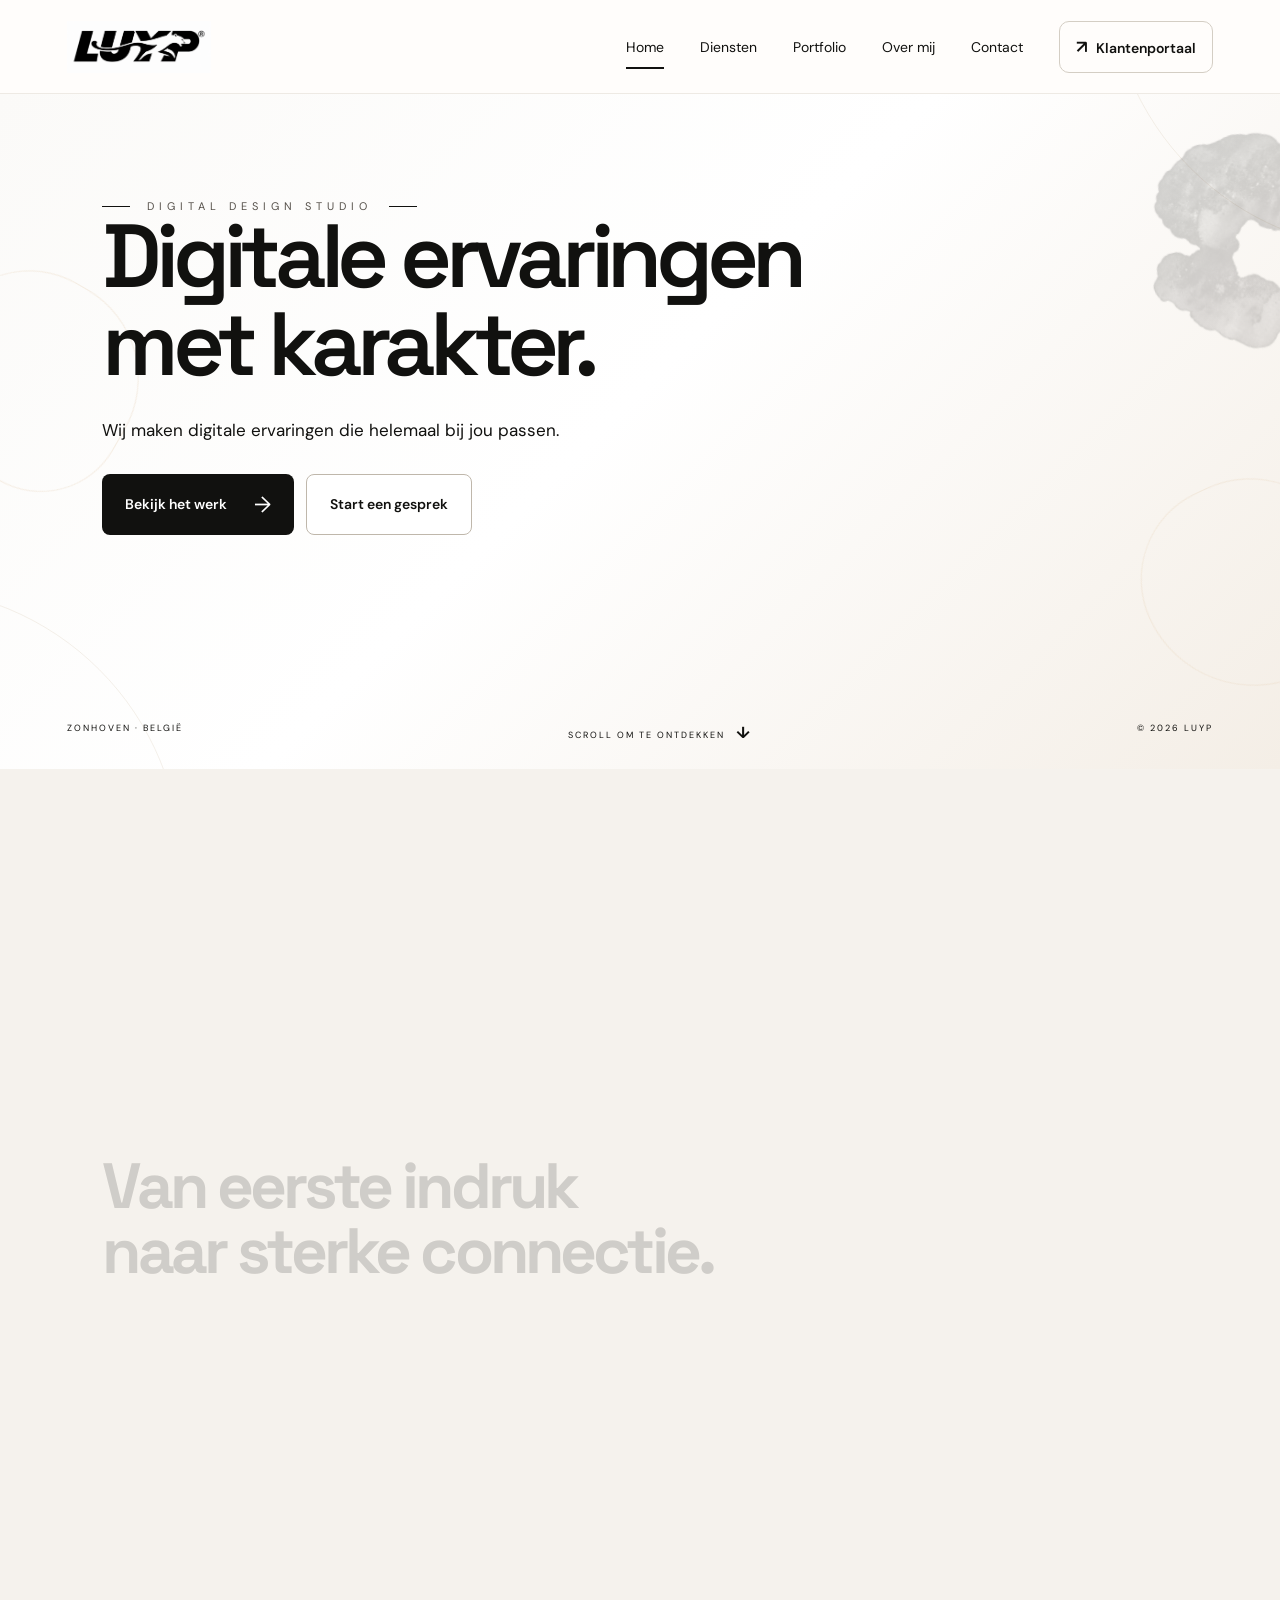
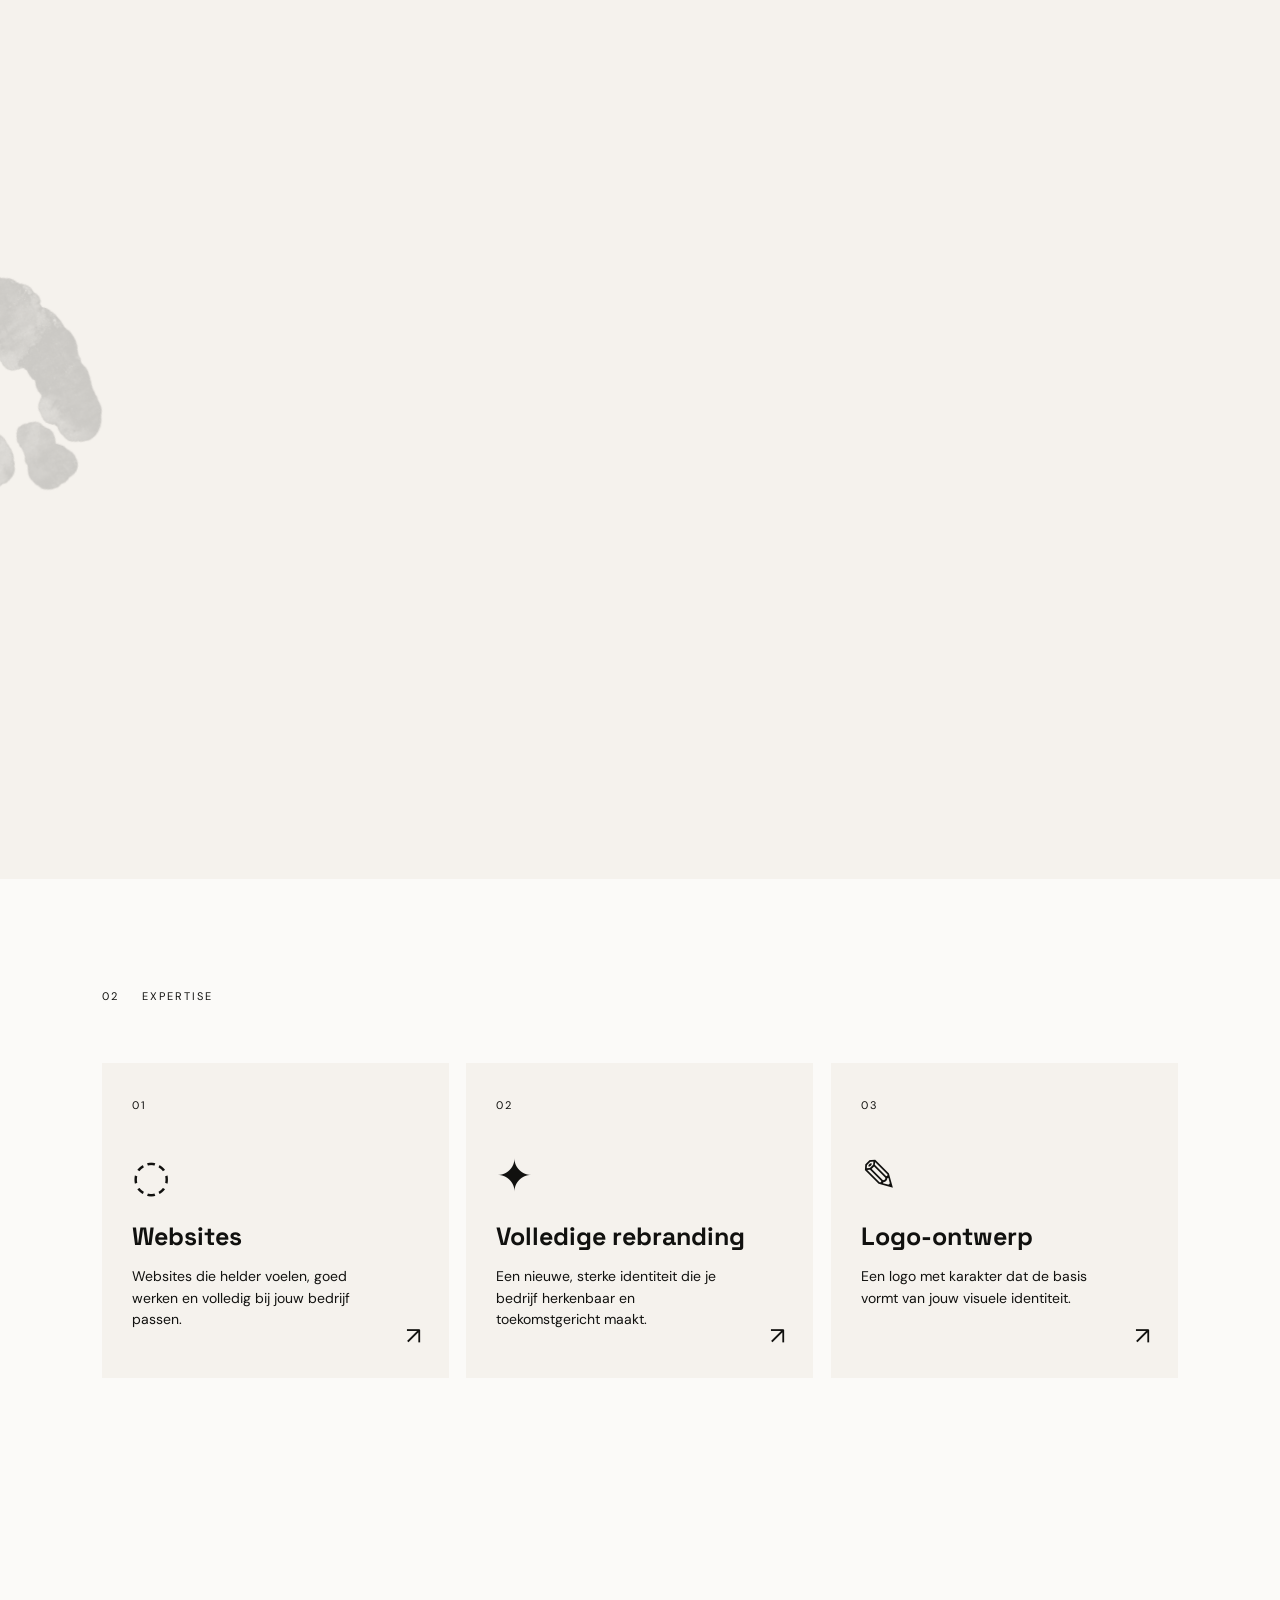
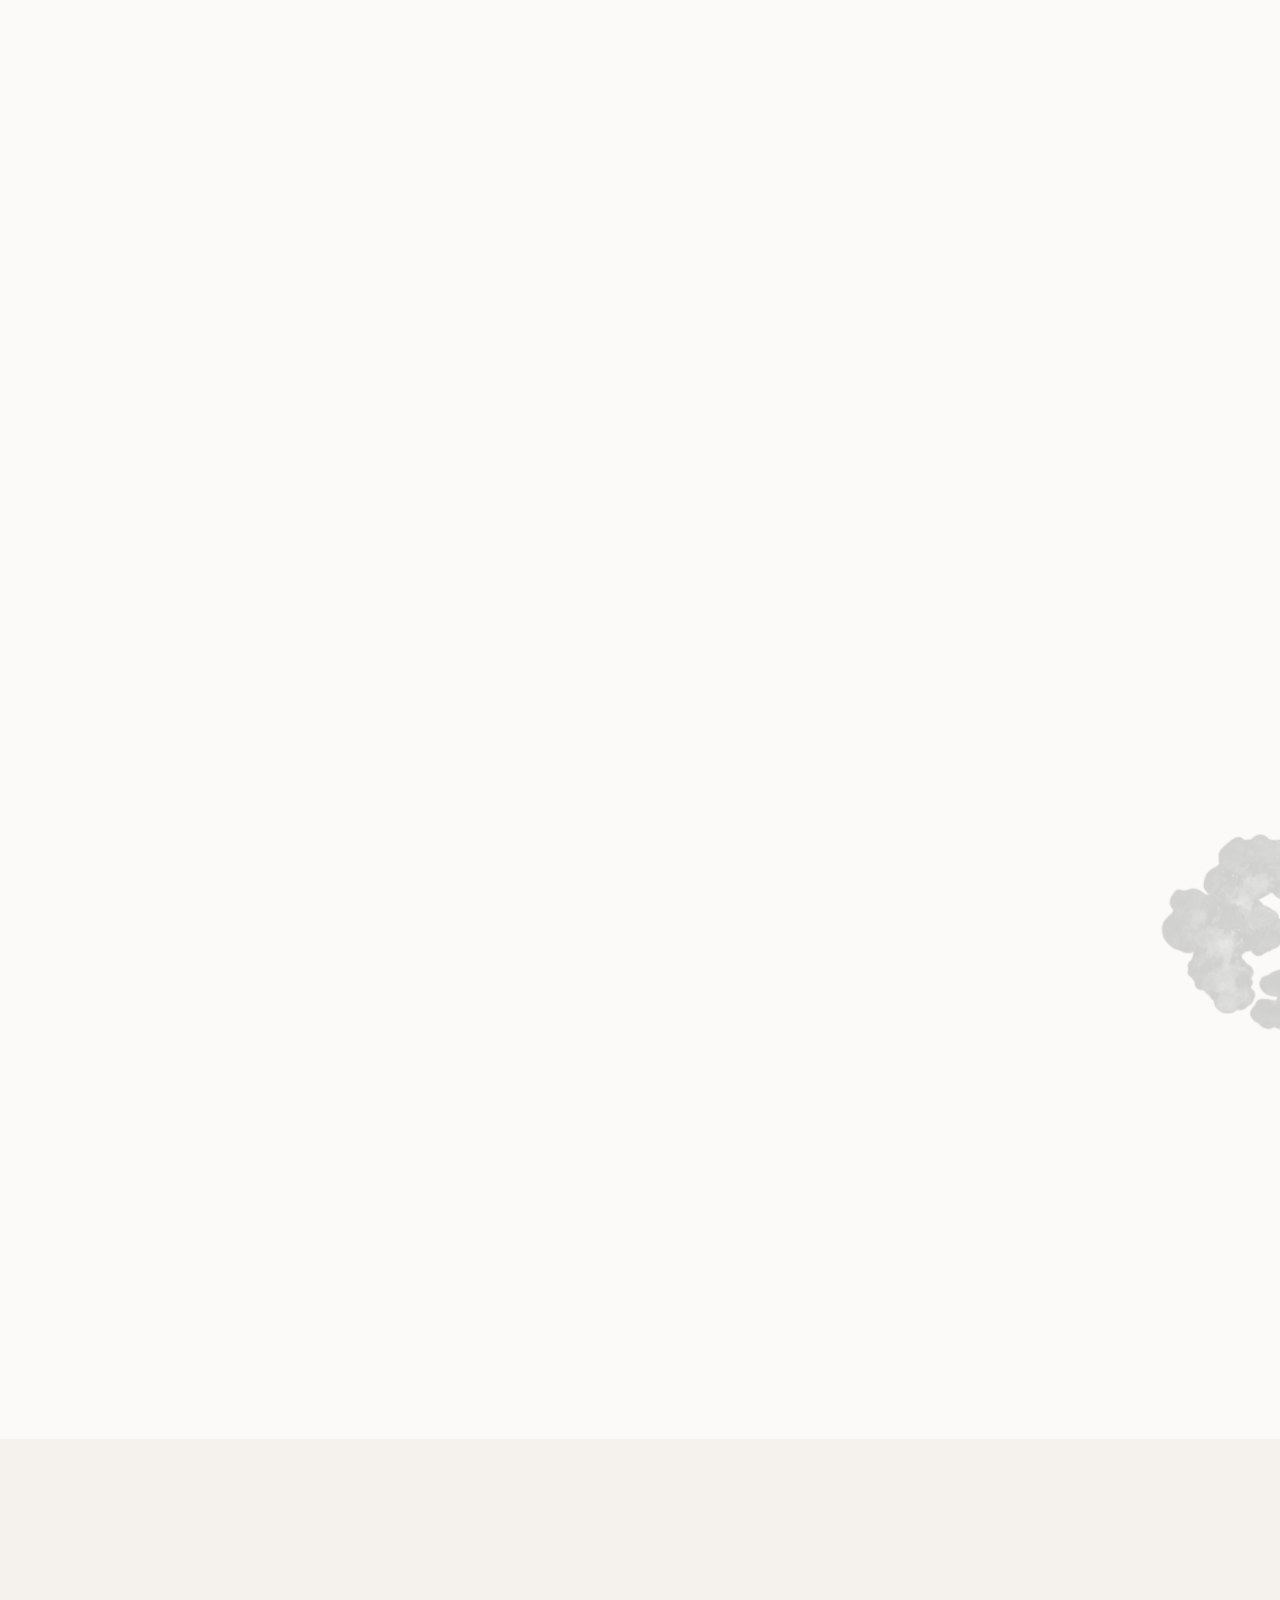
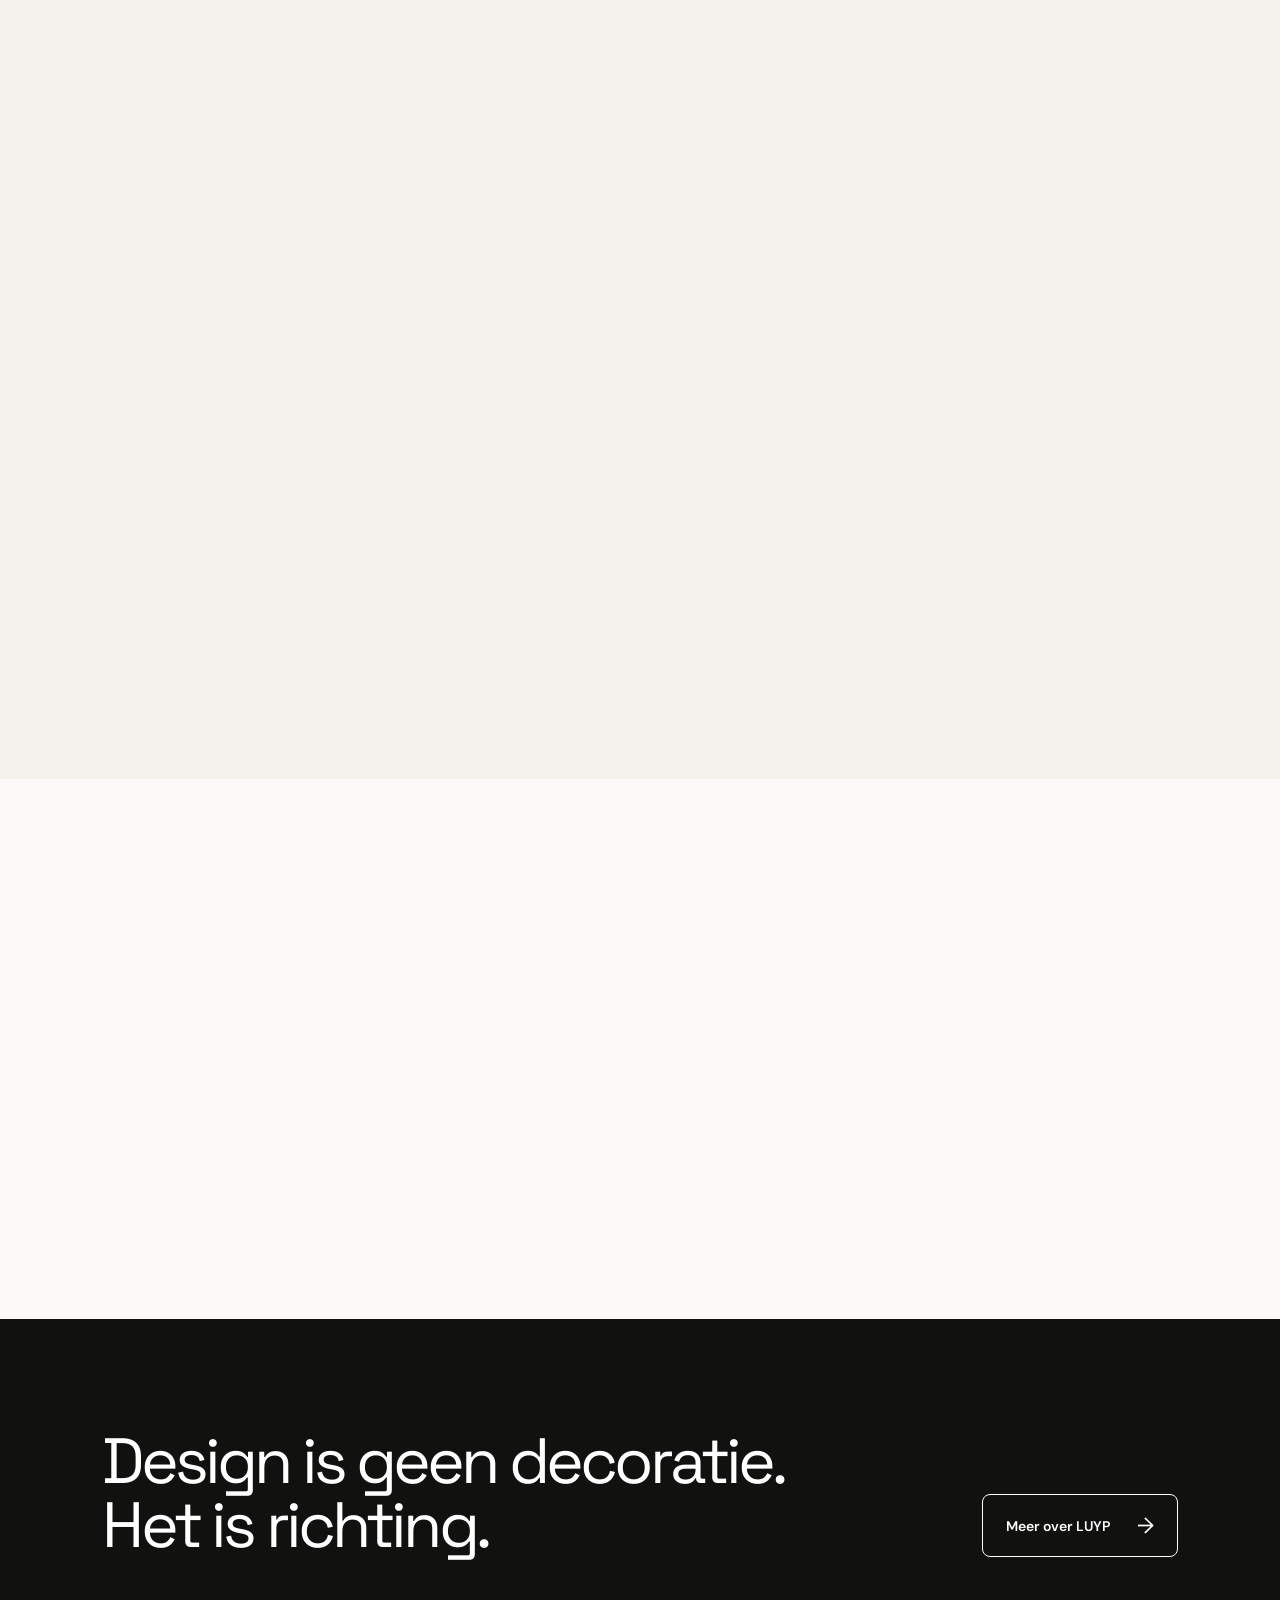
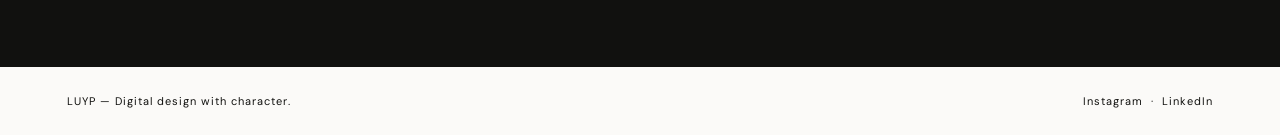
<file: index.html>
<!doctype html>
<html lang="nl">
<head>
  <meta charset="UTF-8" />
  <meta name="viewport" content="width=device-width, initial-scale=1.0" />
  <meta name="description" content="LUYP — digitale ervaringen met karakter." />
  <title>LUYP — Digital design with character</title>
  <link rel="preconnect" href="https://fonts.googleapis.com">
  <link rel="preconnect" href="https://fonts.gstatic.com" crossorigin>
  <link href="https://fonts.googleapis.com/css2?family=DM+Sans:wght@400;500;600;700&family=Space+Grotesk:wght@400;500;600;700&display=swap" rel="stylesheet">
  <link rel="stylesheet" href="styles.css?v=intro-mobile-1" />
  <link rel="stylesheet" href="services-motion.css?v=panther-hover-7" />
  <link rel="stylesheet" href="pricing-motion.css?v=pricing-screen-exit-5" />
</head>
<body>
  <div class="page-shell">
    <div class="organic-background" aria-hidden="true">
      <img class="organic-shape organic-shape-a" src="assets/organic-ink-01.png" alt="" />
      <img class="organic-shape organic-shape-b" src="assets/organic-ink-02.png" alt="" />
      <img class="organic-shape organic-shape-c" src="assets/organic-ink-03.png" alt="" />
      <img class="organic-shape organic-shape-d" src="assets/organic-ink-04.png" alt="" />
      <img class="organic-shape organic-shape-e" src="assets/organic-ink-05.png" alt="" />
    </div>
    <header class="site-header">
      <a class="brand" href="index.html" aria-label="LUYP home">
        <span class="logo-crop"><video class="logo-loader-video" autoplay muted playsinline preload="auto" poster="Minimalistisch LUYP-pantherlogo.png" aria-label="LUYP logo"><source src="loading-video.mp4" type="video/mp4" /></video></span>
      </a>
      <button class="menu-toggle" aria-label="Menu openen" aria-expanded="false"><span></span><span></span></button>
      <nav class="nav" aria-label="Hoofdnavigatie">
        <a class="active" href="index.html">Home</a>
        <a href="#diensten">Diensten</a>
        <a href="#portfolio">Portfolio</a>
        <a href="#over-mij">Over mij</a>
        <a href="#contact">Contact</a>
        <a class="portal-link" href="#klantenportaal"><span>↗</span> Klantenportaal</a>
      </nav>
    </header>

    <main>
      <section class="hero">
        <div class="hero-mark hero-mark-a"></div><div class="hero-mark hero-mark-b"></div>
        <div class="eyebrow"><span></span> Digital design studio <span></span></div>
        <h1>Digitale ervaringen<br><em>met karakter.</em></h1>
        <p class="hero-copy">Wij maken digitale ervaringen die helemaal bij jou passen.</p>
        <div class="hero-actions">
          <a class="button button-dark" href="#portfolio">Bekijk het werk <span>→</span></a>
          <a class="button button-outline" href="#contact">Start een gesprek</a>
        </div>
        <div class="hero-footer"><span>Zonhoven · België</span><span>Scroll om te ontdekken <b>↓</b></span><span>© 2026 LUYP</span></div>
      </section>

      <section class="intro section-pad">
        <div class="intro-stage">
          <h2 class="reveal-title" aria-label="Van eerste indruk naar sterke connectie.">Van eerste indruk<br>naar <em>sterke connectie.</em></h2>
        </div>
      </section>

      <section id="diensten" class="services section-pad">
        <div class="section-label">02 <span>Expertise</span></div>
        <div class="service-grid">
          <a href="#diensten" class="service-card"><span class="card-number">01</span><div class="service-icon">◌</div><h3>Websites</h3><p>Websites die helder voelen, goed werken en volledig bij jouw bedrijf passen.</p><span class="card-arrow">↗</span></a>
          <a href="#diensten" class="service-card featured"><span class="card-number">02</span><div class="service-icon">✦</div><h3>Volledige rebranding</h3><p>Een nieuwe, sterke identiteit die je bedrijf herkenbaar en toekomstgericht maakt.</p><span class="card-arrow">↗</span></a>
          <a href="#diensten" class="service-card"><span class="card-number">03</span><div class="service-icon">✎</div><h3>Logo-ontwerp</h3><p>Een logo met karakter dat de basis vormt van jouw visuele identiteit.</p><span class="card-arrow">↗</span></a>
        </div>
      </section>

      <section id="prijzen" class="pricing-section">
        <div class="pricing-deck" aria-label="Prijskaarten">
          <article class="price-card"><img src="assets/price-card-1.png" alt="Prijskaart One-page Website vanaf 399 euro"><span class="price-card-qr-hotspot" aria-label="Gesprek plannen"><span>Gesprek plannen</span></span></article>
          <article class="price-card"><img src="assets/price-card-2.png" alt="Prijskaart 1 tot 3 pagina's vanaf 699 euro"><span class="price-card-qr-hotspot" aria-label="Gesprek plannen"><span>Gesprek plannen</span></span></article>
          <article class="price-card"><img src="assets/price-card-3.png" alt="Prijskaart 4 plus pagina's vanaf 899 euro"><span class="price-card-qr-hotspot" aria-label="Gesprek plannen"><span>Gesprek plannen</span></span></article>
        </div>
        <div class="desktop-stage" aria-hidden="true">
          <div class="desktop-monitor">
            <div class="desktop-monitor-screen">
              <div class="desktop-icon-hotspots" aria-hidden="true">
                <span class="desktop-icon-hotspot desktop-icon-about" title="Over mij"></span>
                <span class="desktop-icon-hotspot desktop-icon-faq" title="FAQ"></span>
                <span class="desktop-icon-hotspot desktop-icon-portfolio" title="Portfolio"></span>
              </div>
              <div class="desktop-browser">
                <div class="desktop-browser-bar"><button class="browser-dot browser-dot-close" type="button" aria-label="Prijskaartjes sluiten"></button><span class="browser-dot"></span><span class="browser-dot"></span><strong>luyp-pricing.html</strong></div>
                <div class="desktop-browser-cards">
                  <img src="assets/price-card-1.png" alt="">
                  <img src="assets/price-card-2.png" alt="">
                  <img src="assets/price-card-3.png" alt="">
                </div>
              </div>
            </div>
          </div>
        </div>
      </section>
      <div class="pricing-cta">
        <p>Ready to get your business in shape? Treat it like a first date. We’ll get to know each other better, with no obligations. No worries, the check is on us</p>
        <div class="pricing-cta-line"><a class="pricing-cta-circle" href="mailto:berend.luypaert@student.ehb.be?subject=Gesprek%20aanvragen%20met%20LUYP">LET’S TALK</a></div>
      </div>
      <section id="over-mij" class="statement"><p>Design is geen decoratie.<br><em>Het is richting.</em></p><a class="button button-light" href="#over-mij">Meer over LUYP <span>→</span></a></section>
    </main>
    <footer class="site-footer"><span>LUYP — Digital design with character.</span><span>Instagram &nbsp;·&nbsp; LinkedIn</span></footer>
  </div>
  <script src="script.js?v=scroll-reveal-2"></script>
  <script src="services-motion.js?v=panther-hover-2"></script>
  <script src="pricing-motion.js?v=pricing-screen-exit-5"></script>
</body>
</html>
</file>
<file: styles.css>
:root{--ink:#11110f;--muted:#11110f;--cream:#f5f2ed;--paper:#fbfaf8;--line:#ded9d0;--gold:#11110f;--gold-light:#e8d5bb}*{box-sizing:border-box}html{scroll-behavior:smooth}body{margin:0;background:#fff;color:var(--ink);font-family:'DM Sans',sans-serif}.page-shell{max-width:none;margin:0;background:var(--paper);box-shadow:0 18px 60px #39342a12;overflow:clip}.site-header{height:94px;padding:0 5.2%;display:flex;align-items:center;justify-content:space-between;border-bottom:1px solid #eeeae4;background:#fffdfb}.brand{display:block;width:144px;height:52px;overflow:hidden}.logo-crop{display:block;width:100%;height:100%;position:relative}.logo-crop img{position:absolute;width:100%;height:auto;max-width:none;top:-35px;left:0}.logo-loader-video{display:block;width:100%;height:100%;object-fit:cover;object-position:center;background:#fff}.nav{display:flex;align-items:center;gap:36px;font-size:14px}.nav a{color:var(--ink);text-decoration:none;position:relative}.nav a:not(.portal-link):after{content:'';position:absolute;bottom:-13px;left:0;width:0;height:2px;background:var(--gold);transition:.25s}.nav a:hover:after,.nav a.active:after{width:100%}.portal-link{border:1px solid #d4cec4;border-radius:10px;padding:13px 16px;font-weight:600}.portal-link span{font-size:18px;margin-right:5px}.hero{min-height:675px;position:relative;display:flex;align-items:flex-start;flex-direction:column;text-align:left;padding:105px 8% 28px;overflow:hidden;background:linear-gradient(135deg,#fbfaf8 0%,#fff 48%,#f4eee6 100%)}.hero:before,.hero:after{content:'';position:absolute;width:560px;height:560px;border:1px solid #d8c8b4;border-radius:50%;opacity:.28}.hero:before{left:-380px;bottom:-380px}.hero:after{right:-390px;top:-405px}.hero-mark{position:absolute;width:210px;height:210px;border:1px solid #e9d6be;border-radius:48% 52% 42% 58%;opacity:.42}.hero-mark-a{left:-72px;top:180px;transform:rotate(30deg)}.hero-mark-b{right:-74px;bottom:80px;transform:rotate(-25deg)}.eyebrow,.hero-kicker,.hero h1,.hero-copy,.hero-actions,.hero-footer{position:relative;z-index:1}.eyebrow{font-size:11px;letter-spacing:5px;text-transform:uppercase;color:#55504a;display:flex;gap:17px;align-items:center}.eyebrow span{width:28px;height:1px;background:var(--gold)}.hero-kicker{margin:50px 0 14px;color:var(--gold);font-size:12px;letter-spacing:4px;text-transform:uppercase}.hero h1{font-family:'Space Grotesk',sans-serif;font-size:clamp(48px,7vw,96px);line-height:.98;letter-spacing:-.07em;margin:0;font-weight:600}.hero h1 em,.intro h2 em,.statement em{font-style:normal;color:var(--gold)}.hero-copy{max-width:530px;color:var(--muted);font-size:17px;line-height:1.6;margin:28px 0 30px}.hero-actions{display:flex;gap:12px}.button{padding:16px 23px;border-radius:8px;text-decoration:none;font-weight:600;font-size:14px;display:inline-flex;gap:27px;align-items:center;justify-content:center}.button span{font-size:22px;font-weight:400}.button-dark{background:var(--ink);color:#fff}.button-outline{border:1px solid #bfb7ab;color:var(--ink);background:#fff}.button-light{border:1px solid #bbaa95;color:#fff}.hero-footer{display:flex;position:absolute;bottom:26px;left:5.2%;right:5.2%;justify-content:space-between;color:var(--ink);text-transform:uppercase;font-size:9px;letter-spacing:2px}.hero-footer b{font-size:16px;color:var(--gold);margin-left:7px}.section-pad{padding:110px 8%}.section-label{font-size:11px;letter-spacing:2px;color:var(--gold);text-transform:uppercase}.section-label span{color:var(--muted);margin-left:18px}.intro{background:var(--cream)}.intro-content{display:grid;grid-template-columns:1.3fr 1fr;gap:12%;margin-top:64px}.intro h2{font-family:'Space Grotesk';font-size:clamp(38px,5vw,67px);line-height:1.02;letter-spacing:-.06em;margin:0}.intro-content p{color:var(--muted);font-size:18px;line-height:1.65;max-width:430px;margin:8px 0 34px}.text-link{color:var(--ink);text-decoration:none;font-size:14px;font-weight:700;border-bottom:1px solid var(--gold);padding-bottom:9px}.text-link span{margin-left:20px;color:var(--gold);font-size:20px}.services{background:var(--paper)}.service-grid{display:grid;grid-template-columns:repeat(3,1fr);gap:17px;margin-top:60px}.service-card{position:relative;min-height:315px;padding:30px;background:var(--cream);color:var(--ink);text-decoration:none;transition:transform .25s,background .25s}.service-card:hover{transform:translateY(-7px);background:#ece3d7}.service-card.featured{background:var(--ink);color:#fff}.card-number{color:var(--gold);font-size:11px;letter-spacing:2px}.service-icon{font-size:44px;margin:33px 0 15px;color:var(--gold)}.service-card h3{font-family:'Space Grotesk';font-size:25px;margin:0 0 12px}.service-card p{font-size:14px;line-height:1.55;color:var(--ink);max-width:230px}.featured p{color:#aaa59d}.card-arrow{position:absolute;right:28px;bottom:27px;font-size:24px;color:var(--gold)}.statement{background:var(--gold);color:#fff;padding:110px 8%;display:flex;justify-content:space-between;align-items:end}.statement p{font-family:'Space Grotesk';font-size:clamp(38px,5vw,70px);letter-spacing:-.06em;line-height:1;margin:0}.statement em{color:#f3dfc5}.site-footer{display:flex;justify-content:space-between;padding:27px 5.2%;font-size:11px;letter-spacing:1px;color:#777168}.menu-toggle{display:none;background:none;border:0}.menu-toggle span{display:block;width:25px;height:2px;background:var(--ink);margin:5px}@media(max-width:800px){.page-shell{margin:0}.site-header{height:76px}.menu-toggle{display:block}.nav{display:none;position:absolute;top:76px;left:0;right:0;padding:25px;z-index:4;background:#fff;flex-direction:column;align-items:flex-start;box-shadow:0 15px 30px #00000010}.nav.open{display:flex}.hero{min-height:650px;padding-top:85px}.hero-footer span:nth-child(2){display:none}.hero-footer{font-size:8px}.intro-content,.service-grid{grid-template-columns:1fr}.section-pad{padding:75px 7%}.intro-content{gap:28px;margin-top:40px}.service-grid{gap:12px;margin-top:40px}.service-card{min-height:260px}.statement{display:block;padding:75px 7%}.statement .button{margin-top:35px}.site-footer{gap:15px;flex-direction:column}.brand{width:122px}}.page-shell{position:relative}.organic-background{position:absolute;inset:0;z-index:4;overflow:hidden;pointer-events:none}.organic-shape{position:absolute;display:block;width:clamp(170px,22vw,340px);max-width:none;opacity:.18;mix-blend-mode:multiply;will-change:transform}.organic-shape-a{top:1%;right:-120px;transform:rotate(-14deg);animation:organic-float-a 19s ease-in-out infinite}.organic-shape-b{top:19%;left:-130px;width:clamp(170px,21vw,320px);transform:rotate(18deg);animation:organic-float-b 23s ease-in-out infinite}.organic-shape-c{top:41%;right:-125px;width:clamp(170px,22vw,330px);transform:rotate(-10deg);animation:organic-float-c 21s ease-in-out infinite}.organic-shape-d{top:61%;left:-130px;width:clamp(180px,23vw,350px);transform:rotate(12deg);animation:organic-float-d 25s ease-in-out infinite}.organic-shape-e{top:81%;right:-110px;width:clamp(220px,27vw,410px);transform:rotate(-16deg);animation:organic-float-e 22s ease-in-out infinite}.site-header,.site-footer{position:relative;z-index:5}.hero > :not(.hero-mark):not(.hero-footer),.intro > *,.services > *,.statement > *{position:relative;z-index:5}.hero-mark,.hero-footer{z-index:5}@keyframes organic-float-a{0%,100%{transform:translate3d(0,0,0) rotate(-14deg)}50%{transform:translate3d(-18px,15px,0) rotate(-10deg)}}@keyframes organic-float-b{0%,100%{transform:translate3d(0,0,0) rotate(18deg)}50%{transform:translate3d(20px,-18px,0) rotate(13deg)}}@keyframes organic-float-c{0%,100%{transform:translate3d(0,0,0) rotate(-10deg)}50%{transform:translate3d(-15px,20px,0) rotate(-15deg)}}@keyframes organic-float-d{0%,100%{transform:translate3d(0,0,0) rotate(12deg)}50%{transform:translate3d(22px,-14px,0) rotate(17deg)}}@keyframes organic-float-e{0%,100%{transform:translate3d(0,0,0) rotate(-16deg)}50%{transform:translate3d(-20px,16px,0) rotate(-11deg)}}@media(max-width:800px){.organic-shape{width:200px;opacity:.22}.organic-shape-a{right:-130px}.organic-shape-b{left:-150px}.organic-shape-c{right:-145px}.organic-shape-d{left:-155px}.organic-shape-e{right:-130px}}@media(prefers-reduced-motion:reduce){.organic-shape{animation:none}}.statement{background:var(--ink);color:#fff}.statement em{color:#fff}.button-light{border-color:#fff;color:#fff}.service-card.featured{background:var(--cream);color:var(--ink)}.featured p{color:var(--ink)}.site-footer{color:var(--ink)}.intro{min-height:190vh;padding:0 8%;background:var(--cream)}.intro-stage{position:sticky;top:0;min-height:100vh;display:flex;align-items:flex-start;justify-content:center;flex-direction:column}.reveal-title{max-width:1000px;margin:0;text-align:left}.reveal-char{opacity:.16;transition:opacity .12s linear}.reveal-space{white-space:pre}@media(max-width:800px){.intro{min-height:180vh;padding:0 7%}.intro-stage{min-height:100vh}.reveal-title{font-size:clamp(38px,10vw,58px)}}.hero-device{position:absolute;z-index:5;top:105px;right:4%;width:min(46vw,620px);height:455px;display:flex;align-items:flex-end;justify-content:center;pointer-events:none}.hero-device #macbook-canvas{width:100%;height:100%;pointer-events:auto;cursor:grab}.hero-device #macbook-canvas:active{cursor:grabbing}.hero-device canvas{display:block;width:100%;height:100%}.device-toggle{position:absolute;right:6%;bottom:24px;border:1px solid var(--ink);border-radius:999px;background:#fff;color:var(--ink);padding:10px 14px;font:600 11px 'DM Sans',sans-serif;letter-spacing:.02em;cursor:pointer;pointer-events:auto;transition:background .2s,color .2s}.device-toggle:hover{background:var(--ink);color:#fff}.device-toggle span{font-size:16px;margin-left:9px}@media(max-width:800px){.hero{min-height:900px;padding-top:72px}.hero-device{position:relative;top:auto;right:auto;width:100%;height:310px;margin-top:28px;order:5}.device-toggle{right:4%;bottom:0}.hero-footer{bottom:22px}}
.hero > :not(.hero-mark):not(.hero-footer).hero-device{position:absolute;top:105px;right:4%}
@media(max-width:800px){.hero > :not(.hero-mark):not(.hero-footer).hero-device{position:relative;top:auto;right:auto;width:100%;height:310px;margin-top:28px;order:5}}
@media(max-width:800px){.intro{min-height:125vh}.intro-stage{min-height:82vh}}
</file>
<file: services-motion.css>
#diensten{overflow:visible}
#diensten{min-height:240vh;position:relative}
#diensten .service-grid{position:sticky;top:calc(100vh - 380px)}
#diensten .service-card{--service-lift:0px;--service-opacity:1;transform:translateY(var(--service-lift));opacity:var(--service-opacity);will-change:transform,opacity;transition:transform .12s linear,opacity .12s linear}
#diensten .service-card:hover{transform:translateY(calc(var(--service-lift) - 7px))}
#diensten .service-card{overflow:hidden}
#diensten .card-hover-orbit{position:absolute;left:var(--cursor-x);top:var(--cursor-y);width:104px;height:104px;pointer-events:none;opacity:0;transform:translate(-50%,-50%) scale(.62) rotate(-8deg);transform-origin:center;transition:opacity .25s ease,transform .35s cubic-bezier(.2,.8,.2,1);z-index:3;background:url('assets/abstract-panther-hover.png') center/contain no-repeat;mix-blend-mode:multiply;filter:contrast(1.08)}
#diensten .service-card.is-hovered .card-hover-orbit{opacity:.95;transform:translate(-50%,-50%) scale(1) rotate(-3deg)}
@media(pointer:coarse){#diensten .card-hover-orbit{display:none}}
@media(prefers-reduced-motion:reduce){#diensten .service-card{transform:none!important;transition:none}}
@media(max-width:800px){#diensten{min-height:auto}#diensten .service-grid{position:relative;top:auto}}
</file>
<file: pricing-motion.css>
.pricing-section{position:relative;z-index:20;min-height:220vh;padding:60px 8% 130px;background:var(--cream);overflow:visible}.pricing-deck{position:sticky;z-index:30;top:15vh;display:grid;grid-template-columns:repeat(3,minmax(0,1fr));gap:18px;align-items:start;transform:translate3d(var(--scene-x,0vw),var(--scene-y,0vh),0) scale(var(--scene-scale,1));transform-origin:left top}.price-card{position:relative;width:100%;height:max-content;line-height:0;opacity:var(--card-opacity,0);transform:translate3d(0,var(--card-y,120px),0) rotate(var(--card-rotate,0deg));transform-origin:50% 100%;will-change:transform,opacity;filter:drop-shadow(0 24px 30px rgba(17,17,15,.12));transition:transform .35s ease,filter .3s ease}.price-card img{display:block;width:100%;height:auto;border-radius:42px;clip-path:inset(0 round 42px)}.price-card:nth-child(1){z-index:3}.price-card:nth-child(2){z-index:2}.price-card:nth-child(3){z-index:1}.price-card-qr-hotspot{position:absolute;left:5.5%;bottom:4.3%;width:58%;height:6.6%;z-index:12;cursor:pointer}.price-card-qr-hotspot>span{position:absolute;inset:0;display:flex;align-items:center;justify-content:center;padding:0;border:0;border-radius:4px;background:var(--ink);color:var(--cream);font:600 clamp(12px,1.35vw,18px)/1 'DM Sans',sans-serif;letter-spacing:-.02em;opacity:0;transform:translateY(2px) scale(.98);transition:opacity .25s ease,transform .25s ease;white-space:nowrap;pointer-events:none;box-shadow:0 10px 24px rgba(17,17,15,.18)}.price-card-qr-hotspot:hover>span,.price-card-qr-hotspot:focus-visible>span{opacity:1;transform:translateY(2px) scale(1)}.price-card:nth-child(2) .price-card-qr-hotspot>span{transform:translateY(1px) scale(.98)}.price-card:nth-child(2) .price-card-qr-hotspot:hover>span,.price-card:nth-child(2) .price-card-qr-hotspot:focus-visible>span{transform:translateY(1px) scale(1)}@media (hover:hover){.price-card:hover{z-index:10;transform:translate3d(0,var(--card-y,0),0) rotate(var(--card-rotate,0deg)) scale(1.045);filter:drop-shadow(0 30px 36px rgba(17,17,15,.2))}}
@media(max-width:800px){.pricing-section{min-height:230vh;padding:60px 7% 80px}.pricing-deck{position:sticky;top:15vh;display:flex;flex-direction:column;gap:22px}.price-card{width:min(100%,430px);margin:0 auto}}
.desktop-stage{position:sticky;top:0;height:100vh;margin-bottom:-100vh;z-index:2;opacity:var(--scene-opacity,0);pointer-events:none;background:#f1efeb;overflow:hidden;transition:opacity .65s ease}.desktop-monitor{position:absolute;inset:0;width:100%;height:100%;filter:drop-shadow(0 28px 38px rgba(17,17,15,.18));transform:translateY(5vh) scale(.94);transition:transform .7s cubic-bezier(.2,.8,.2,1)}.scene-mode .desktop-monitor{transform:translateY(0) scale(1)}.desktop-monitor-screen{position:absolute;left:2.5vw;top:3vh;width:95vw;height:94vh;z-index:2;overflow:hidden;border:1px solid rgba(17,17,15,.18);border-radius:clamp(16px,2vw,30px);background:#15100d;box-shadow:0 24px 60px rgba(17,17,15,.22);transform:translateX(calc(var(--screen-exit,0) * -110%));will-change:transform}.desktop-monitor-screen::before{content:'';position:absolute;inset:0;background:url('assets/desktop-wallpaper.png') center/100% 100% no-repeat;z-index:0}.desktop-icon-hotspots{position:absolute;inset:0;z-index:2;pointer-events:none}.desktop-icon-hotspot{position:absolute;display:block;border:1px solid transparent;border-radius:999px;pointer-events:auto;transition:border-color .2s ease,background-color .2s ease,box-shadow .2s ease}.desktop-icon-hotspot:hover{border-color:rgba(110,110,110,.72);background:rgba(255,255,255,.08);box-shadow:0 0 0 2px rgba(255,255,255,.08)}.desktop-icon-about{right:2.2%;top:5%;width:10%;height:17%}.desktop-icon-faq{right:2.2%;top:29%;width:10%;height:17%}.desktop-icon-portfolio{right:2.2%;top:50%;width:10%;height:18%}.desktop-browser{position:absolute;left:var(--browser-left,50%);top:var(--browser-top,50%);bottom:auto;z-index:3;width:58%;height:58%;border:2px solid rgba(17,17,15,.45);border-radius:10px;background:rgba(250,249,247,.94);box-shadow:0 22px 50px rgba(0,0,0,.3);overflow:hidden;opacity:var(--browser-opacity,0);transform:translate(-50%,-50%) scale(var(--browser-scale,1));transform-origin:center;will-change:transform,opacity;pointer-events:auto;transition:opacity .3s ease,transform .3s ease}.desktop-browser-bar{height:3.6vh;min-height:26px;display:flex;align-items:center;gap:8px;padding:0 12px;border-bottom:1px solid rgba(17,17,15,.25);background:rgba(247,246,243,.96);color:var(--ink);font:600 clamp(9px,1vw,16px)/1 'DM Sans',sans-serif}.desktop-browser-bar strong{position:absolute;left:50%;transform:translateX(-50%);white-space:nowrap}.browser-dot{width:8px;height:8px;border-radius:50%;background:var(--ink)}
@media(max-width:800px){.desktop-stage{position:absolute;top:auto;right:0;bottom:0;left:0;height:100vh;margin:0}.desktop-monitor{inset:0;transform:translateY(4vh) scale(.9)}.scene-mode .desktop-monitor{transform:translateY(0) scale(1)}.desktop-monitor-screen{left:2%;top:2%;width:96%;height:96%;border-radius:16px}.desktop-browser{width:62%;height:54%;border-radius:7px}.desktop-browser-bar{min-height:18px;height:3vh;padding:0 7px;gap:4px}.browser-dot{width:5px;height:5px}.desktop-browser-cards{padding:2% 2%;gap:.8%}.desktop-browser-cards img{border-radius:3px}.pricing-deck{transform:translate3d(var(--scene-x,0vw),var(--scene-y,0vh),0) scale(var(--scene-scale,1))}}
@media(max-width:800px){.pricing-section.scene-mode .pricing-deck{display:grid;grid-template-columns:repeat(3,minmax(0,1fr));gap:8px}.pricing-section.scene-mode .price-card{width:100%;margin:0}}
.pricing-cta{position:relative;z-index:10;width:100%;padding:110px 8% 100px;background:var(--cream);opacity:0;visibility:hidden;pointer-events:none;transition:opacity .35s ease}.pricing-cta.is-released{opacity:1;visibility:visible;pointer-events:auto}.pricing-cta p{max-width:680px;margin:0 0 68px;font-family:'Space Grotesk',sans-serif;font-size:clamp(28px,3.5vw,54px);line-height:1.02;letter-spacing:-.055em;color:var(--ink)}.pricing-cta-line{position:relative;width:100%;height:34px;background:linear-gradient(var(--ink),var(--ink)) center/100% 2px no-repeat;cursor:crosshair}.pricing-cta-circle{position:absolute;left:var(--line-x,0%);top:50%;display:flex;width:162px;height:162px;align-items:center;justify-content:center;border:2px solid var(--ink);border-radius:50%;background:var(--cream);color:var(--ink);font:600 15px/1 'DM Sans',sans-serif;letter-spacing:.08em;text-decoration:none;opacity:0;transform:translate(-50%,-50%) scale(.5);transition:opacity .2s ease,transform .25s cubic-bezier(.2,.8,.2,1);pointer-events:none}.pricing-cta-line.is-active .pricing-cta-circle{opacity:1;transform:translate(-50%,-50%) scale(1);pointer-events:auto}.pricing-cta-circle:hover{background:var(--ink);color:var(--cream)}
@media(max-width:800px){.pricing-cta{padding:90px 7% 70px}.pricing-cta p{font-size:clamp(28px,8vw,44px);margin-bottom:48px}.pricing-cta-circle{width:126px;height:126px;font-size:12px}}
.browser-dot-close{appearance:none;border:0;padding:0;cursor:pointer;background:#e23d35!important}.desktop-browser.is-closed{opacity:0!important;visibility:hidden;pointer-events:none}
.desktop-icon-hotspot{border-radius:8px!important}.desktop-icon-about{right:1.6%!important;top:4%!important;width:11%!important;height:21%!important}
.pricing-section{min-height:460vh}@media(max-width:800px){.pricing-section{min-height:480vh}}
.pricing-deck{opacity:var(--deck-opacity,1)}.pricing-cta{z-index:40}.desktop-browser-cards{display:grid;grid-template-columns:repeat(3,minmax(0,1fr));gap:1.4%;height:calc(100% - 3.6vh);padding:2.5% 3%;opacity:var(--scene-preview-opacity,0)}.desktop-browser-cards img{display:block;width:100%;height:100%;object-fit:contain;min-width:0;border-radius:5px}
@media(max-width:800px){.desktop-browser-cards{padding:2.5% 2%;gap:1%}}
.desktop-stage{width:100vw;margin-left:calc((100% - 100vw)/2);overflow:hidden}.desktop-browser-cards{position:relative;z-index:2;height:calc(100% - 3.6vh);padding:2.5% 3%;gap:1.4%;align-items:stretch}.desktop-browser-cards img{height:100%;object-fit:contain;object-position:center bottom}
</file>
